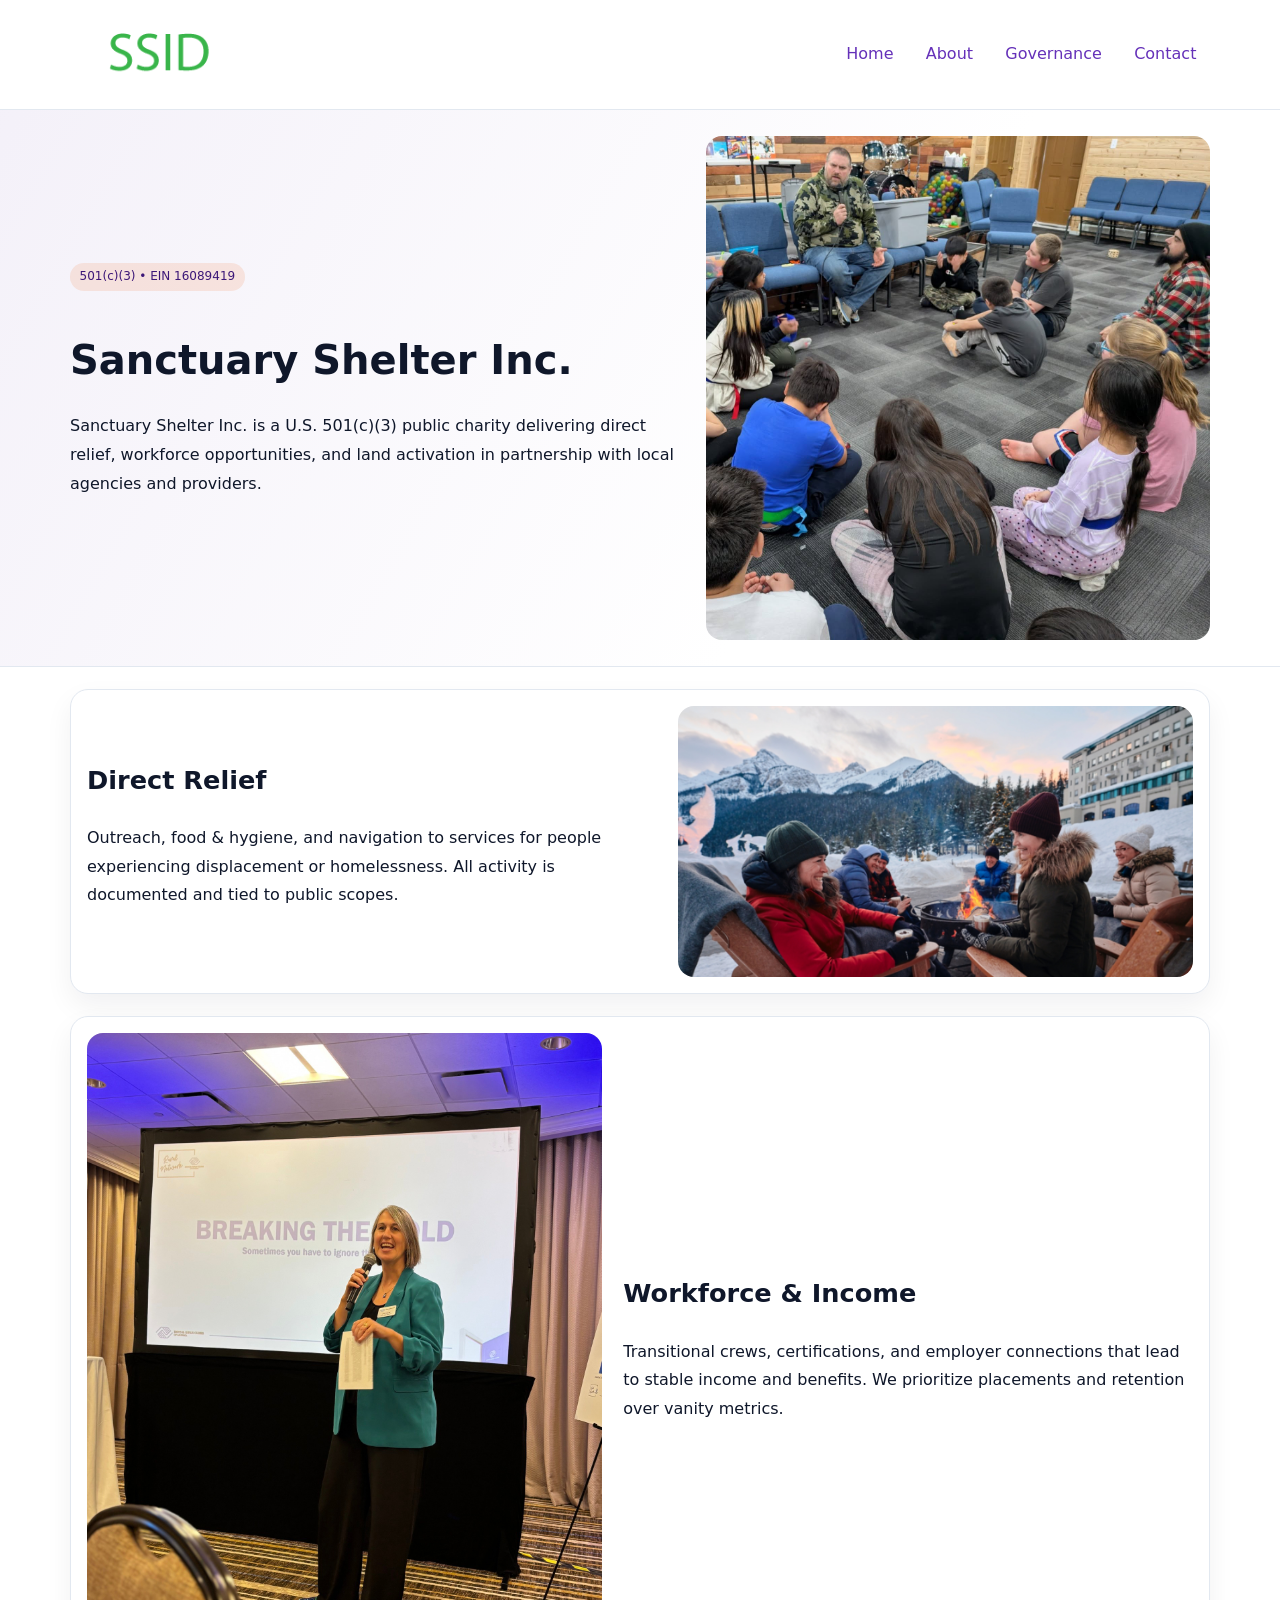
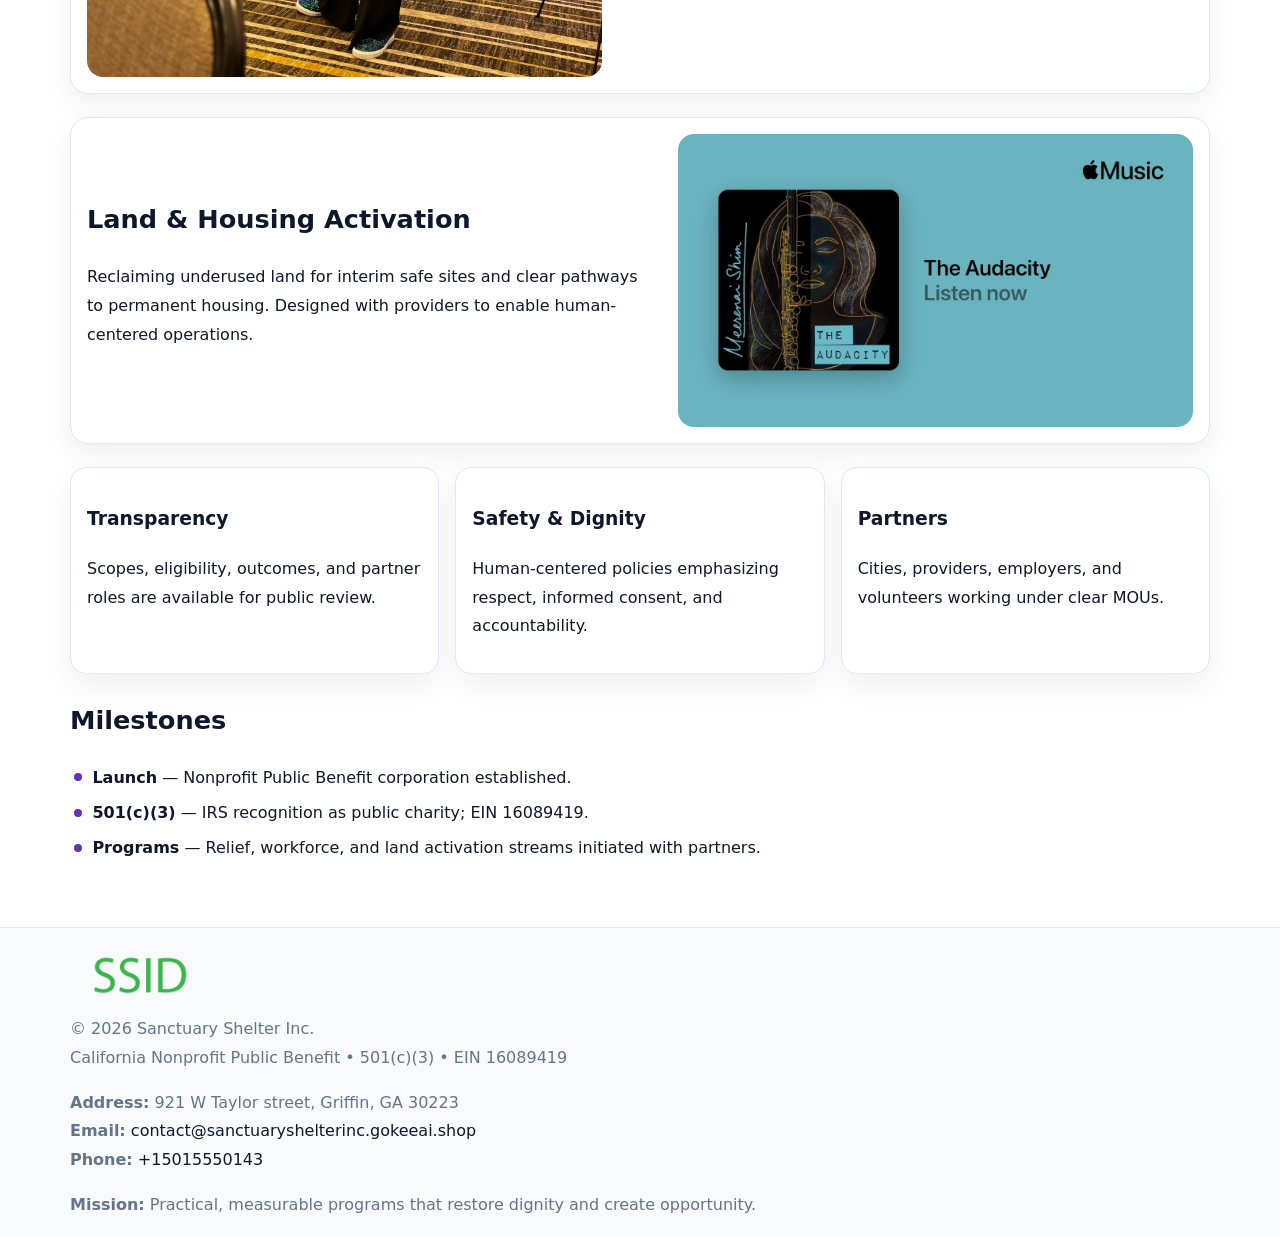
<file: index.html>
<!doctype html><html lang="en"><head>
<meta charset="utf-8">
<meta name="viewport" content="width=device-width,initial-scale=1">
<title>Sanctuary Shelter Inc. – Nonprofit • 2025</title>
<link rel="stylesheet" href="assets/styles.css">
<link rel="icon" href="images/logo.png">
<meta name="data-ein" content="16089419">
<meta name="data-name" content="Sanctuary Shelter Inc.">
<meta name="data-email" content="contact@sanctuaryshelterinc.gokeeai.shop">
<meta name="data-phone" content="+15015550143">
<meta name="data-address" content="921 W Taylor street, Griffin, GA 30223">
<meta name="data-map" content="921+W+Taylor+street,+Griffin,+GA+30223">
  <meta name="description" content="We are a 501(c)(3) organization advancing community services, education, and direct relief through transparent programs, local partnerships, and measurable outcomes.">
</head><body>
<div style="position:absolute;left:-9999px;top:-9999px;opacity:0" data-uniq="{{UNIQUE_BLOB}}">
  <span>We are a 501(c)(3) organization advancing community services, education, and direct relief through transparent programs, local partnerships, and measurable outcomes.</span><svg width="12" height="12" viewBox="0 0 12 12" xmlns="http://www.w3.org/2000/svg"><circle cx="6" cy="6" r="5" fill="#2563eb"/></svg><img src="images/community.jpg" width="1" height="1" alt="" loading="lazy"/>
</div>

<header>
  <div class="c2f9959a91e">
    <a href="index.html"><img src="images/logo.png" alt="Sanctuary Shelter Inc." style="width:150px"></a>
    <nav>
      <a class="active" href="index.html">Home</a>
      <a href="about.html">About</a>
      <a href="governance.html">Governance</a>
      <a href="contact.html">Contact</a>
    </nav>
  </div>
</header>

<section class="c23a61eb3d0">
  <div class="c491653b78a">
    <div>
      <span class="c204e01ac13">501(c)(3) • EIN 16089419</span>
      <h1>Sanctuary Shelter Inc.</h1>
      <p class="c6bfa2d8374">Sanctuary Shelter Inc. is a U.S. 501(c)(3) public charity delivering direct relief, workforce opportunities, and land activation in partnership with local agencies and providers.</p>
    </div>
    <img src="images/hero.jpg" alt="Community work">
  </div>
</section>

<main class="main-wrap">
  <section class="section zigzag">
    <div>
      <h2>Direct Relief</h2>
      <p>Outreach, food & hygiene, and navigation to services for people experiencing displacement or homelessness. All activity is documented and tied to public scopes.</p>
    </div>
    <img src="images/relief.jpg" alt="Relief program">
  </section>

  <section class="section zigzag reverse">
    <img src="images/jobs.jpg" alt="Workforce program">
    <div>
      <h2>Workforce & Income</h2>
      <p>Transitional crews, certifications, and employer connections that lead to stable income and benefits. We prioritize placements and retention over vanity metrics.</p>
    </div>
  </section>

  <section class="section zigzag">
    <div>
      <h2>Land & Housing Activation</h2>
      <p>Reclaiming underused land for interim safe sites and clear pathways to permanent housing. Designed with providers to enable human-centered operations.</p>
    </div>
    <img src="images/land.jpg" alt="Land activation">
  </section>

  <section class="section cards">
    <article class="c7b1b580a80">
      <h3>Transparency</h3>
      <p>Scopes, eligibility, outcomes, and partner roles are available for public review.</p>
    </article>
    <article class="c7b1b580a80">
      <h3>Safety & Dignity</h3>
      <p>Human-centered policies emphasizing respect, informed consent, and accountability.</p>
    </article>
    <article class="c7b1b580a80">
      <h3>Partners</h3>
      <p>Cities, providers, employers, and volunteers working under clear MOUs.</p>
    </article>
  </section>

  <section class="section">
    <h2>Milestones</h2>
    <ul class="timeline">
      <li><strong>Launch</strong> — Nonprofit Public Benefit corporation established.</li>
      <li><strong>501(c)(3)</strong> — IRS recognition as public charity; EIN 16089419.</li>
      <li><strong>Programs</strong> — Relief, workforce, and land activation streams initiated with partners.</li>
    </ul>
  </section>
</main>

<footer>
  <div class="footer-wrap">
    <div class="footer-grid">
      <div class="footer-col">
        <img src="images/logo.png" alt="" style="width:140px;margin-bottom:.4rem">
        <div class="small">© <span id="year"></span> Sanctuary Shelter Inc.</div>
        <div class="small">California Nonprofit Public Benefit • 501(c)(3) • EIN 16089419</div>
      </div>
      <div class="footer-col">
        <div class="small"><strong>Address:</strong> 921 W Taylor street, Griffin, GA 30223</div>
        <div class="small"><strong>Email:</strong> <a href="mailto:contact@sanctuaryshelterinc.gokeeai.shop">contact@sanctuaryshelterinc.gokeeai.shop</a></div>
        <div class="small"><strong>Phone:</strong> <a href="tel:+15015550143">+15015550143</a></div>
      </div>
      <div class="footer-col">
        <div class="small"><strong>Mission:</strong> Practical, measurable programs that restore dignity and create opportunity.</div>
      </div>
    </div>
  </div>
</footer>

<script>
(function(){
  function m(n){const e=document.querySelector('meta[name="'+n+'"]');return e?e.content:'';}
  function h(s){let x=2166136261>>>0;for(let i=0;i<s.length;i++){x^=s.charCodeAt(i);x=(x*16777619)>>>0;}return x>>>0;}
  const key = h((m('data-ein') || m('data-name') || '0').replace(/\s+/g,''));
  const H = key % 360, S = 55 + (key % 20), L = 46;
  const r = document.documentElement;
  r.style.setProperty('--brand', `hsl(${H} ${S}% ${L}%)`);
  r.style.setProperty('--brand-ink', `hsl(${H} ${Math.min(95,S+10)}% ${Math.max(20,L-18)}%)`);
  r.style.setProperty('--soft', `hsl(${H} ${Math.max(40,S-25)}% 96%)`);
  const y = document.getElementById('year'); if (y) y.textContent = new Date().getFullYear();
})();
</script>
</body></html>
</file>
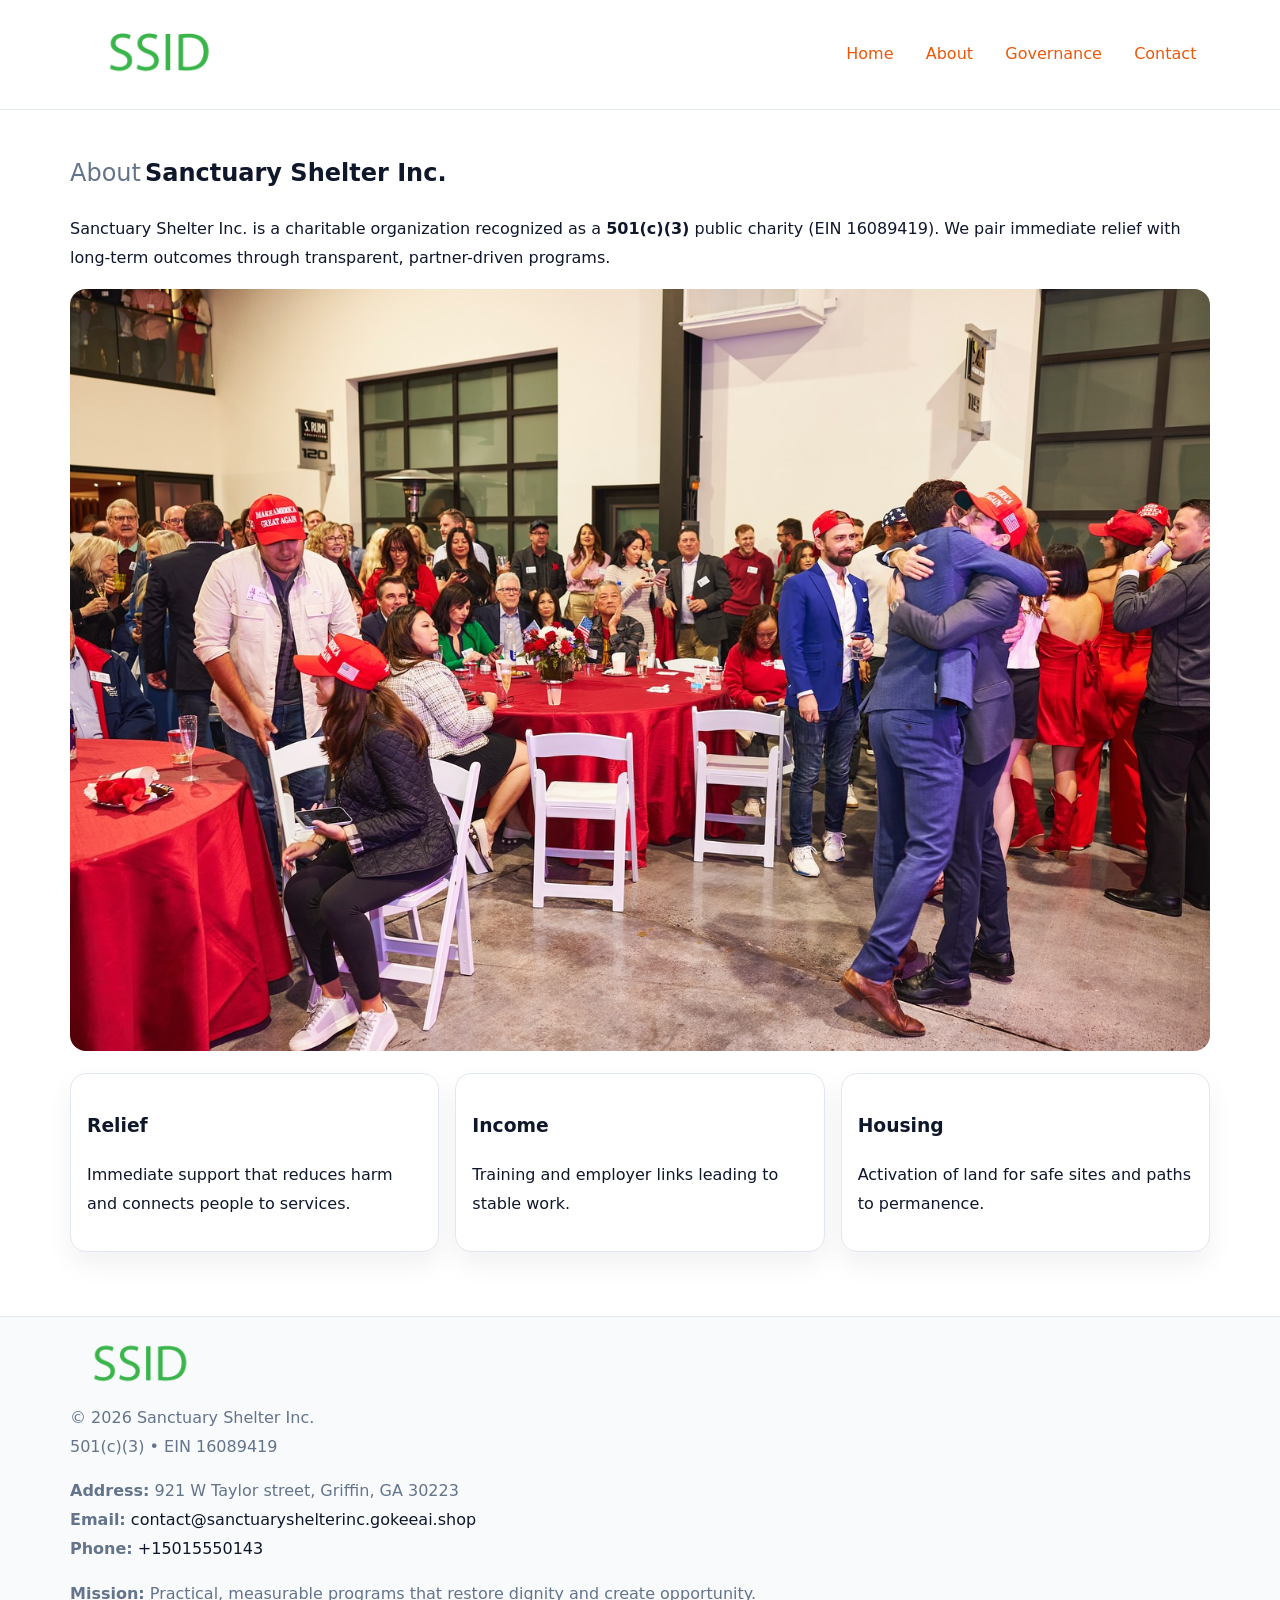
<file: about.html>
<!doctype html><html lang="en"><head>
<meta charset="utf-8">
<meta name="viewport" content="width=device-width,initial-scale=1">
<title>Sanctuary Shelter Inc. – Nonprofit • 2025</title>
<link rel="stylesheet" href="assets/styles.css">
<link rel="icon" href="images/logo.png">
<meta name="data-ein" content="16089419">
<meta name="data-name" content="Sanctuary Shelter Inc.">
<style>
h1 span.label{
  font-weight:500;
  color:var(--muted);
  margin-right:.25rem;
}
h1 span.name{
  font-weight:700;
  color:var(--ink);
}
</style>
  <meta name="description" content="We are a 501(c)(3) organization advancing community services, education, and direct relief through transparent programs, local partnerships, and measurable outcomes.">
</head><body>
<div style="position:absolute;left:-9999px;top:-9999px;opacity:0" data-uniq="{{UNIQUE_BLOB}}">
  <span>We are a 501(c)(3) organization advancing community services, education, and direct relief through transparent programs, local partnerships, and measurable outcomes.</span><svg width="12" height="12" viewBox="0 0 12 12" xmlns="http://www.w3.org/2000/svg"><circle cx="6" cy="6" r="5" fill="#2563eb"/></svg><img src="images/relief.jpg" width="1" height="1" alt="" loading="lazy"/>
</div>

<header>
  <div class="c2f9959a91e">
    <a href="index.html"><img src="images/logo.png" style="width:150px" alt=""></a>
    <nav>
      <a href="index.html">Home</a>
      <a class="active" href="about.html">About</a>
      <a href="governance.html">Governance</a>
      <a href="contact.html">Contact</a>
    </nav>
  </div>
</header>

<main class="main-wrap">
  <section class="section">
    <h1><span class="label">About</span><span class="name">Sanctuary Shelter Inc.</span></h1>
    <p>Sanctuary Shelter Inc. is a charitable organization recognized as a <strong>501(c)(3)</strong> public charity (EIN 16089419). We pair immediate relief with long-term outcomes through transparent, partner-driven programs.</p>
    <img src="images/about.jpg" alt="About us" style="margin-top:1rem">
  </section>

  <section class="section cards">
    <article class="c7b1b580a80"><h3>Relief</h3><p>Immediate support that reduces harm and connects people to services.</p></article>
    <article class="c7b1b580a80"><h3>Income</h3><p>Training and employer links leading to stable work.</p></article>
    <article class="c7b1b580a80"><h3>Housing</h3><p>Activation of land for safe sites and paths to permanence.</p></article>
  </section>
</main>

<footer>
  <div class="footer-wrap">
    <div class="footer-grid">
      <div class="footer-col"><img src="images/logo.png" alt="" style="width:140px;margin-bottom:.4rem"><div class="small">© <span id="year"></span> Sanctuary Shelter Inc.</div><div class="small">501(c)(3) • EIN 16089419</div></div>
      <div class="footer-col"><div class="small"><strong>Address:</strong> 921 W Taylor street, Griffin, GA 30223</div><div class="small"><strong>Email:</strong> <a href="mailto:contact@sanctuaryshelterinc.gokeeai.shop">contact@sanctuaryshelterinc.gokeeai.shop</a></div><div class="small"><strong>Phone:</strong> <a href="tel:+15015550143">+15015550143</a></div></div>
      <div class="footer-col"><div class="small"><strong>Mission:</strong> Practical, measurable programs that restore dignity and create opportunity.</div></div>
    </div>
  </div>
</footer>
<script>(()=>{const y=document.getElementById('year');if(y)y.textContent=new Date().getFullYear();})();</script>
</body></html>
</file>
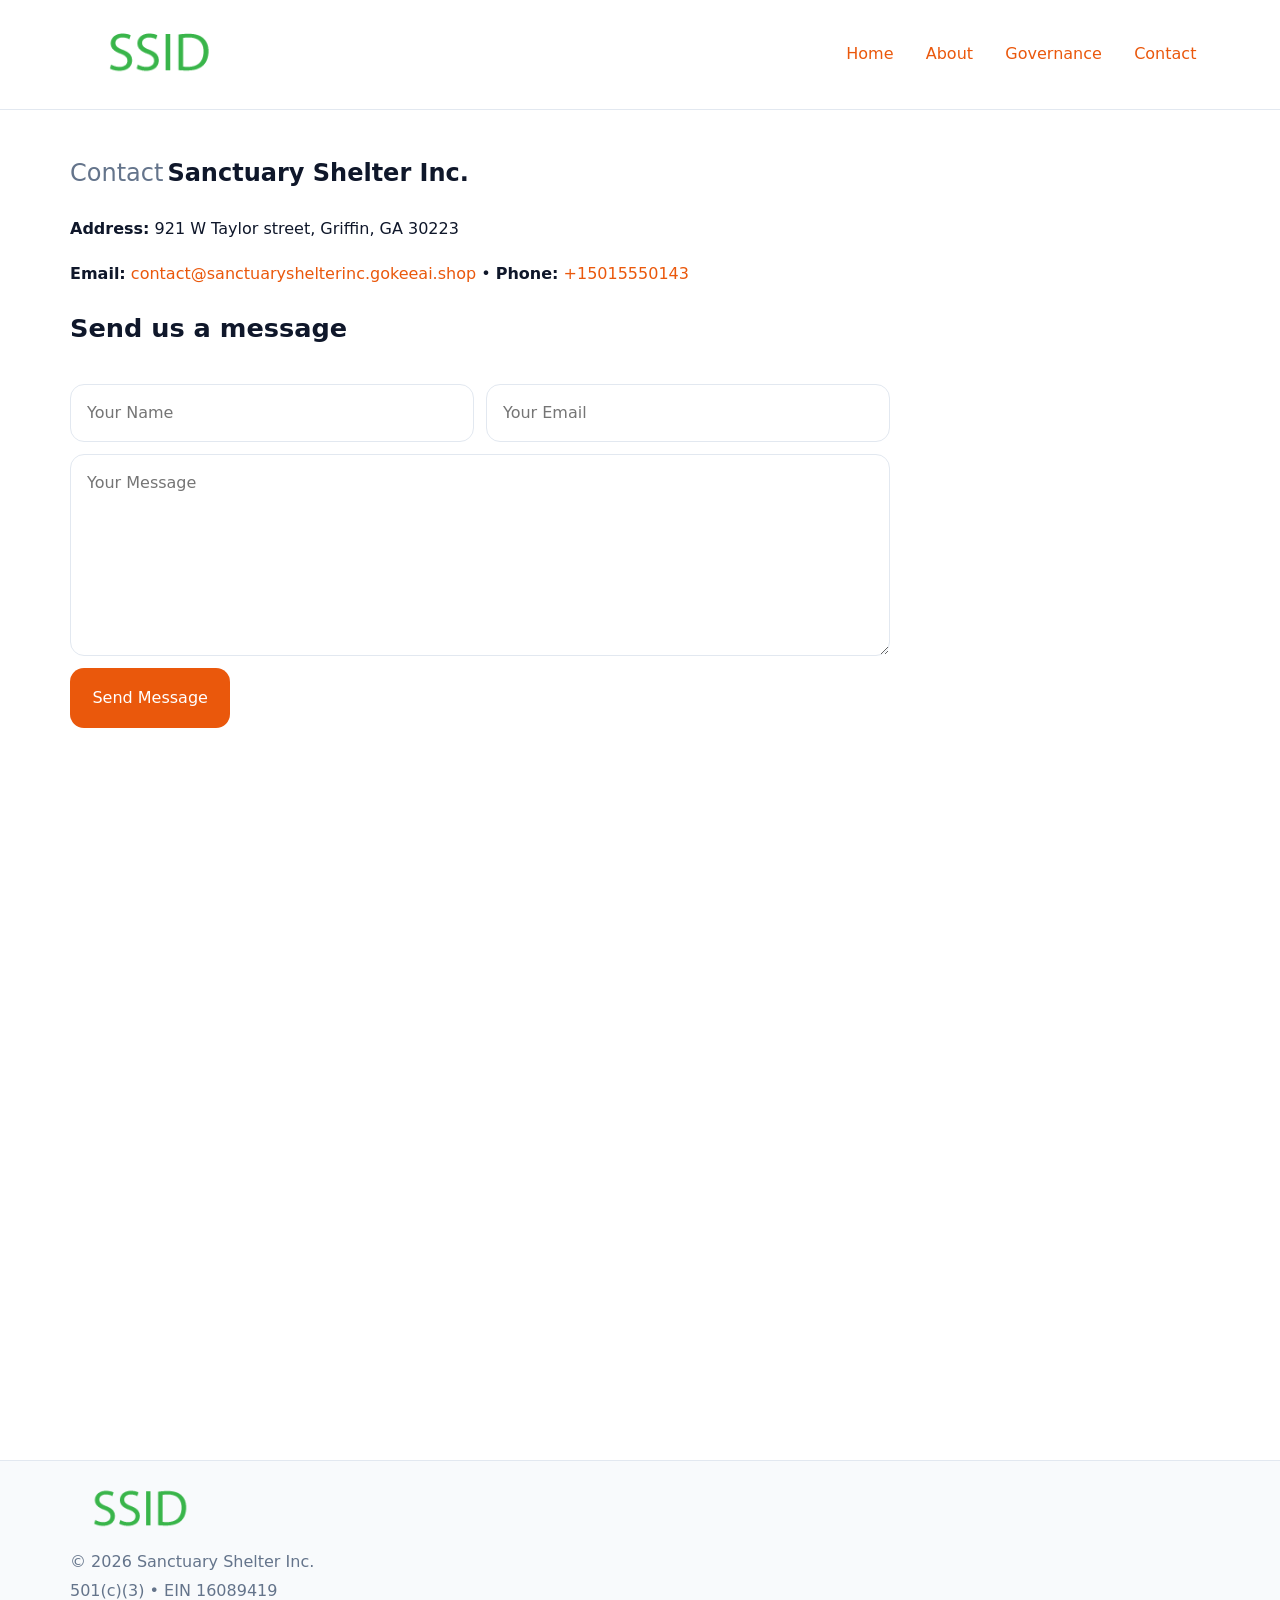
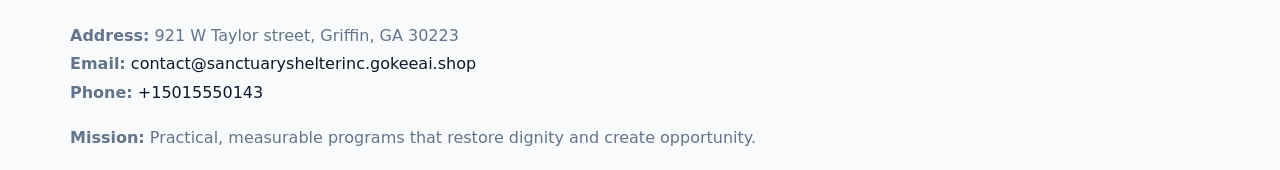
<file: contact.html>
<!doctype html><html lang="en"><head>
<meta charset="utf-8">
<meta name="viewport" content="width=device-width,initial-scale=1">
<title>Sanctuary Shelter Inc. – Nonprofit • 2025</title>
<link rel="stylesheet" href="assets/styles.css">
<link rel="icon" href="images/logo.png">
<meta name="data-ein" content="16089419">
<meta name="data-name" content="Sanctuary Shelter Inc.">
<meta name="data-email" content="contact@sanctuaryshelterinc.gokeeai.shop">
<meta name="data-phone" content="+15015550143">
<meta name="data-address" content="921 W Taylor street, Griffin, GA 30223">
<meta name="data-map" content="921+W+Taylor+street,+Griffin,+GA+30223">
<style>
h1 span.label{
  font-weight:500;
  color:var(--muted);
  margin-right:.25rem;
}
h1 span.name{
  font-weight:700;
  color:var(--ink);
}
</style>
  <meta name="description" content="We are a 501(c)(3) organization advancing community services, education, and direct relief through transparent programs, local partnerships, and measurable outcomes.">
</head><body>
<div style="position:absolute;left:-9999px;top:-9999px;opacity:0" data-uniq="{{UNIQUE_BLOB}}">
  <span>We are a 501(c)(3) organization advancing community services, education, and direct relief through transparent programs, local partnerships, and measurable outcomes.</span><svg width="12" height="12" viewBox="0 0 12 12" xmlns="http://www.w3.org/2000/svg"><circle cx="6" cy="6" r="5" fill="#2563eb"/></svg><img src="images/hero.jpg" width="1" height="1" alt="" loading="lazy"/>
</div>

<header>
  <div class="c2f9959a91e">
    <a href="index.html"><img src="images/logo.png" style="width:150px" alt=""></a>
    <nav>
      <a href="index.html">Home</a>
      <a href="about.html">About</a>
      <a href="governance.html">Governance</a>
      <a class="active" href="contact.html">Contact</a>
    </nav>
  </div>
</header>

<main class="main-wrap">
  <section class="section">
    <h1><span class="label">Contact</span><span class="name">Sanctuary Shelter Inc.</span></h1>

    <p><strong>Address:</strong> 921 W Taylor street, Griffin, GA 30223</p>
    <p><strong>Email:</strong> <a href="mailto:contact@sanctuaryshelterinc.gokeeai.shop">contact@sanctuaryshelterinc.gokeeai.shop</a> • <strong>Phone:</strong> <a href="tel:+15015550143">+15015550143</a></p>

    <form action="#" method="post" class="contact-form" novalidate>
      <h2>Send us a message</h2>
      <div class="row-2">
        <input id="cf-name" name="name" type="text" placeholder="Your Name" autocomplete="name" required>
        <input id="cf-email" name="email" type="email" placeholder="Your Email" autocomplete="email" required>
      </div>
      <textarea id="cf-msg" name="message" rows="6" placeholder="Your Message" required></textarea>
      <button type="submit">Send Message</button>
    </form>

    <div style="margin-top:1.1rem">
      <iframe src="https://www.google.com/maps?q=921+W+Taylor+street,+Griffin,+GA+30223&output=embed"
        style="width:100%;aspect-ratio:16/9;border:0;border-radius:14px"
        loading="lazy" referrerpolicy="no-referrer-when-downgrade"></iframe>
    </div>
  </section>
</main>

<footer>
  <div class="footer-wrap">
    <div class="footer-grid">
      <div class="footer-col"><img src="images/logo.png" style="width:140px;margin-bottom:.4rem" alt=""><div class="small">© <span id="year"></span> Sanctuary Shelter Inc.</div><div class="small">501(c)(3) • EIN 16089419</div></div>
      <div class="footer-col"><div class="small"><strong>Address:</strong> 921 W Taylor street, Griffin, GA 30223</div><div class="small"><strong>Email:</strong> <a href="mailto:contact@sanctuaryshelterinc.gokeeai.shop">contact@sanctuaryshelterinc.gokeeai.shop</a></div><div class="small"><strong>Phone:</strong> <a href="tel:+15015550143">+15015550143</a></div></div>
      <div class="footer-col"><div class="small"><strong>Mission:</strong> Practical, measurable programs that restore dignity and create opportunity.</div></div>
    </div>
  </div>
</footer>

<script>(()=>{const y=document.getElementById('year');if(y)y.textContent=new Date().getFullYear();})();</script>
</body></html>
</file>
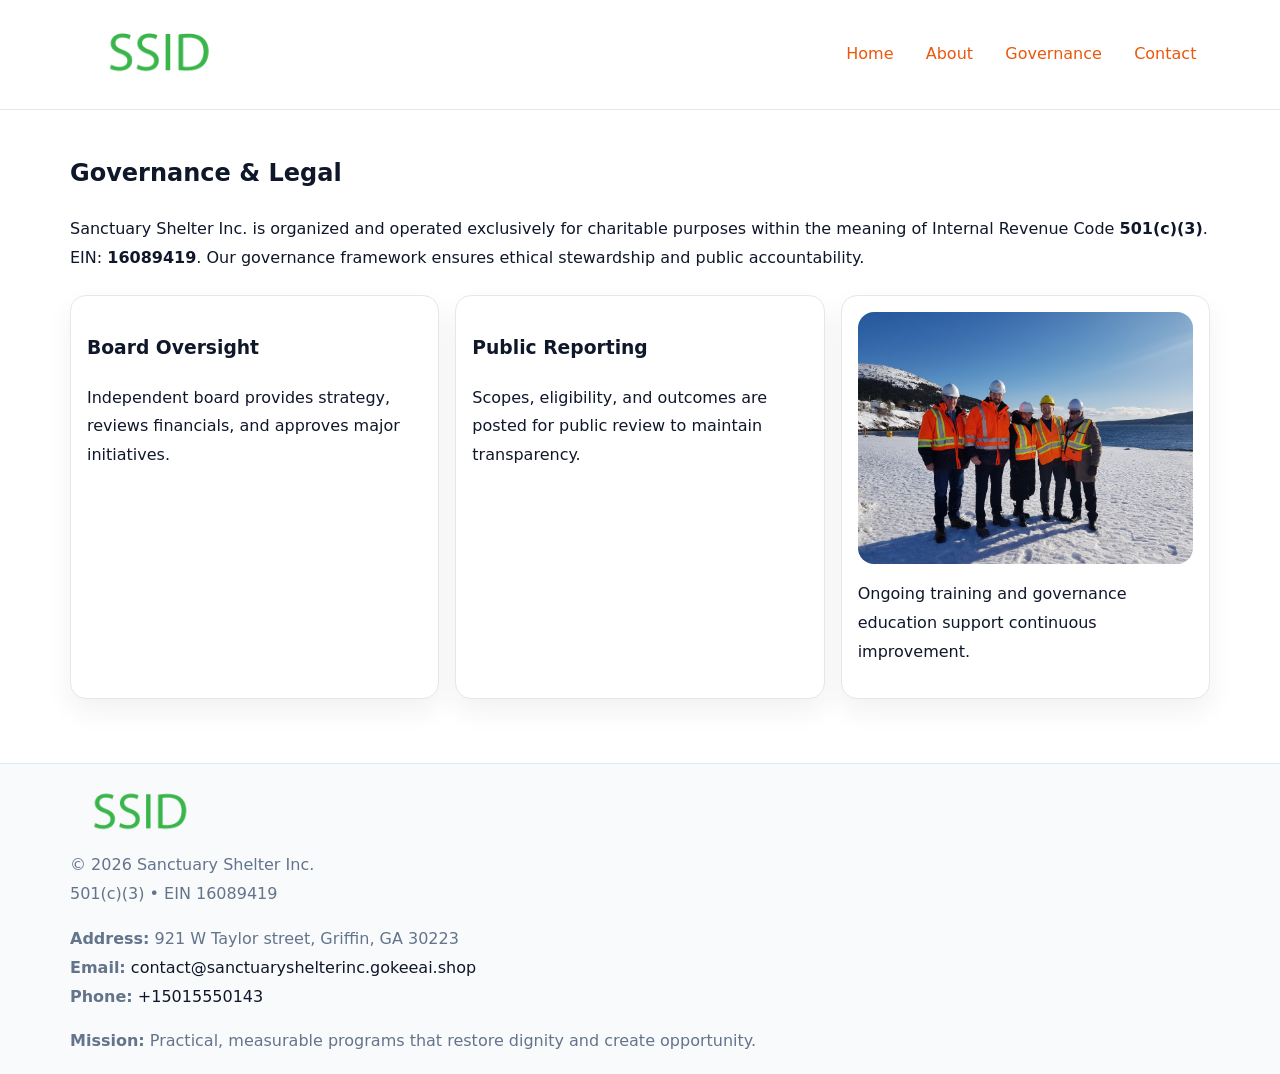
<file: governance.html>
<!doctype html><html lang="en"><head>
<meta charset="utf-8">
<meta name="viewport" content="width=device-width,initial-scale=1">
<title>Sanctuary Shelter Inc. – Nonprofit • 2025</title>
<link rel="stylesheet" href="assets/styles.css">
<link rel="icon" href="images/logo.png">
<meta name="data-ein" content="16089419">
<meta name="data-name" content="Sanctuary Shelter Inc.">
  <meta name="description" content="We are a 501(c)(3) organization advancing community services, education, and direct relief through transparent programs, local partnerships, and measurable outcomes.">
</head><body>
<div style="position:absolute;left:-9999px;top:-9999px;opacity:0" data-uniq="{{UNIQUE_BLOB}}">
  <span>We are a 501(c)(3) organization advancing community services, education, and direct relief through transparent programs, local partnerships, and measurable outcomes.</span><svg width="12" height="12" viewBox="0 0 12 12" xmlns="http://www.w3.org/2000/svg"><circle cx="6" cy="6" r="5" fill="#2563eb"/></svg><img src="images/about.jpg" width="1" height="1" alt="" loading="lazy"/>
</div>

<header>
  <div class="c2f9959a91e">
    <a href="index.html"><img src="images/logo.png" style="width:150px" alt=""></a>
    <nav>
      <a href="index.html">Home</a>
      <a href="about.html">About</a>
      <a class="active" href="governance.html">Governance</a>
      <a href="contact.html">Contact</a>
    </nav>
  </div>
</header>

<main class="main-wrap">
  <section class="section">
    <h1>Governance & Legal</h1>
    <p>Sanctuary Shelter Inc. is organized and operated exclusively for charitable purposes within the meaning of Internal Revenue Code <strong>501(c)(3)</strong>. EIN: <strong>16089419</strong>. Our governance framework ensures ethical stewardship and public accountability.</p>
  </section>

  <section class="section cards">
    <article class="c7b1b580a80"><h3>Board Oversight</h3><p>Independent board provides strategy, reviews financials, and approves major initiatives.</p></article>
    <article class="c7b1b580a80"><h3>Public Reporting</h3><p>Scopes, eligibility, and outcomes are posted for public review to maintain transparency.</p></article>
    <article class="c7b1b580a80">
      <img src="images/education.jpg" alt="">
      <p>Ongoing training and governance education support continuous improvement.</p>
    </article>
  </section>
</main>

<footer>
  <div class="footer-wrap">
    <div class="footer-grid">
      <div class="footer-col"><img src="images/logo.png" style="width:140px;margin-bottom:.4rem" alt=""><div class="small">© <span id="year"></span> Sanctuary Shelter Inc.</div><div class="small">501(c)(3) • EIN 16089419</div></div>
      <div class="footer-col"><div class="small"><strong>Address:</strong> 921 W Taylor street, Griffin, GA 30223</div><div class="small"><strong>Email:</strong> <a href="mailto:contact@sanctuaryshelterinc.gokeeai.shop">contact@sanctuaryshelterinc.gokeeai.shop</a></div><div class="small"><strong>Phone:</strong> <a href="tel:+15015550143">+15015550143</a></div></div>
      <div class="footer-col"><div class="small"><strong>Mission:</strong> Practical, measurable programs that restore dignity and create opportunity.</div></div>
    </div>
  </div>
</footer>
<script>(()=>{const y=document.getElementById('year');if(y)y.textContent=new Date().getFullYear();})();</script>
</body></html>
</file>
<file: assets/styles.css>
:root {
  --ink: #0f172a;
  --muted: #64748b;
  --paper: #ffffff;
  --line: #e2e8f0;
  --brand: #ea580c;
  --brand-ink: #c2410c;
  --soft: #fff4ec;
  --r: 16px;
  --sh: 0 12px 28px rgba(15, 23, 42, .06);
}

* { box-sizing: border-box; }
html, body { height: 100%; }
body {
  margin: 0;
  background: var(--paper);
  color: var(--ink);
  font-family: "Inter", system-ui, -apple-system, BlinkMacSystemFont, Arial, sans-serif;
  line-height: 1.8;
  -webkit-text-size-adjust: 100%;
}

a { color: var(--brand); text-decoration: none; }
a:hover { text-decoration: underline; }
img { max-width: 100%; height: auto; display: block; border-radius: var(--r); }

/* NAV */
header {
  background: #fff;
  border-bottom: 1px solid var(--line);
  position: sticky;
  top: 0;
  z-index: 10;
}
.c2f9959a91e {
  width: min(1140px, 94%);
  margin: 0 auto;
  display: flex;
  gap: .6rem;
  justify-content: space-between;
  align-items: center;
  padding: .8rem 0;
  flex-wrap: wrap;
}
.c2f9959a91e a {
  padding: .5rem .85rem;
  border-radius: 999px;
}
.c2f9959a91e a:hover {
  background: rgba(234, 88, 12, .09);
  text-decoration: none;
}

/* HERO */
.c23a61eb3d0 {
  background: linear-gradient(120deg, var(--soft), #fff 65%);
  border-bottom: 1px solid var(--line);
}
.c23a61eb3d0 .c491653b78a {
  width: min(1140px, 94%);
  margin: 0 auto;
  display: grid;
  grid-template-columns: 1.1fr .9fr;
  gap: 1.2rem;
  align-items: center;
  padding: 1.6rem 0;
}
.c23a61eb3d0 h1 {
  font-size: clamp(1.8rem, 3.2vw, 2.5rem);
  margin-bottom: .4rem;
}
.c23a61eb3d0 p.lead {
  color: var(--muted);
  max-width: 640px;
}

/* MAIN SECTIONS */
.main-wrap {
  width: min(1140px, 94%);
  margin: 0 auto;
  padding: 1.4rem 0;
}
.section {
  margin-bottom: 1.4rem;
}
.zigzag {
  display: grid;
  grid-template-columns: 1.05fr .95fr;
  gap: 1.3rem;
  align-items: center;
  background: #fff;
  border: 1px solid var(--line);
  border-radius: 18px;
  padding: 1rem;
  box-shadow: var(--sh);
}
.zigzag.reverse {
  grid-template-columns: .95fr 1.05fr;
}
h2 {
  font-size: clamp(1.2rem, 2.5vw, 1.6rem);
  margin-top: 0;
}
.c204e01ac13 {
  display: inline-block;
  background: rgba(234, 88, 12, .12);
  color: var(--brand-ink);
  padding: .2rem .6rem;
  border-radius: 999px;
  font-size: .75rem;
  font-weight: 500;
}
.cards {
  display: grid;
  grid-template-columns: repeat(auto-fit, minmax(250px,1fr));
  gap: 1rem;
}
.c7b1b580a80 {
  background: #fff;
  border: 1px solid var(--line);
  border-radius: 16px;
  padding: 1rem;
  box-shadow: var(--sh);
}
.timeline {
  list-style: none;
  margin: .4rem 0 0;
  padding: 0;
}
.timeline li {
  position: relative;
  padding-left: 1.4rem;
  margin: .4rem 0;
}
.timeline li::before {
  content: "";
  position: absolute;
  left: .25rem;
  top: .6rem;
  width: .5rem;
  height: .5rem;
  border-radius: 999px;
  background: var(--brand);
}

/* CONTACT FORM (dùng chung) */
button, input, textarea, select { font: inherit; }
.contact-form {
  display: grid;
  grid-template-columns: 1fr;
  gap: 12px;
  max-width: 820px;
}
.contact-form .row-2 {
  display: grid;
  grid-template-columns: 1fr 1fr;
  gap: 12px;
}
.contact-form input,
.contact-form textarea {
  width: 100%;
  padding: .85rem 1rem;
  border: 1px solid var(--line);
  border-radius: 14px;
  min-height: 44px;
  background: #fff;
}
.contact-form textarea { resize: vertical; }
.contact-form button {
  width: auto;
  justify-self: start;
  padding: .95rem 1.4rem;
  background: var(--brand);
  color: #fff;
  border: 0;
  border-radius: 14px;
  cursor: pointer;
}
.contact-form button:hover {
  background: var(--brand-ink);
}

/* FOOTER */
footer {
  background: #f8fafc;
  border-top: 1px solid var(--line);
  margin-top: 1.2rem;
}
.footer-wrap {
  width: min(1140px,94%);
  margin: 0 auto;
  padding: 1.1rem 0;
}
.footer-grid {
  display: grid;
  grid-template-columns: 1fr;
  gap: 1rem;
}
.footer-col .small {
  color: var(--muted);
}
.footer-col a { color: var(--ink); }
.footer-col a:hover { color: var(--brand-ink); }

/* RESPONSIVE */
@media (max-width: 950px) {
  .c23a61eb3d0 .c491653b78a {
    grid-template-columns: 1fr;
    text-align: center;
  }
  .zigzag, .zigzag.reverse {
    grid-template-columns: 1fr;
  }
}
@media (max-width: 640px) {
  .c2f9959a91e { justify-content: center; }
  .contact-form .row-2 {
    grid-template-columns: 1fr;
  }
  .cards { grid-template-columns: 1fr; }
}
</file>
